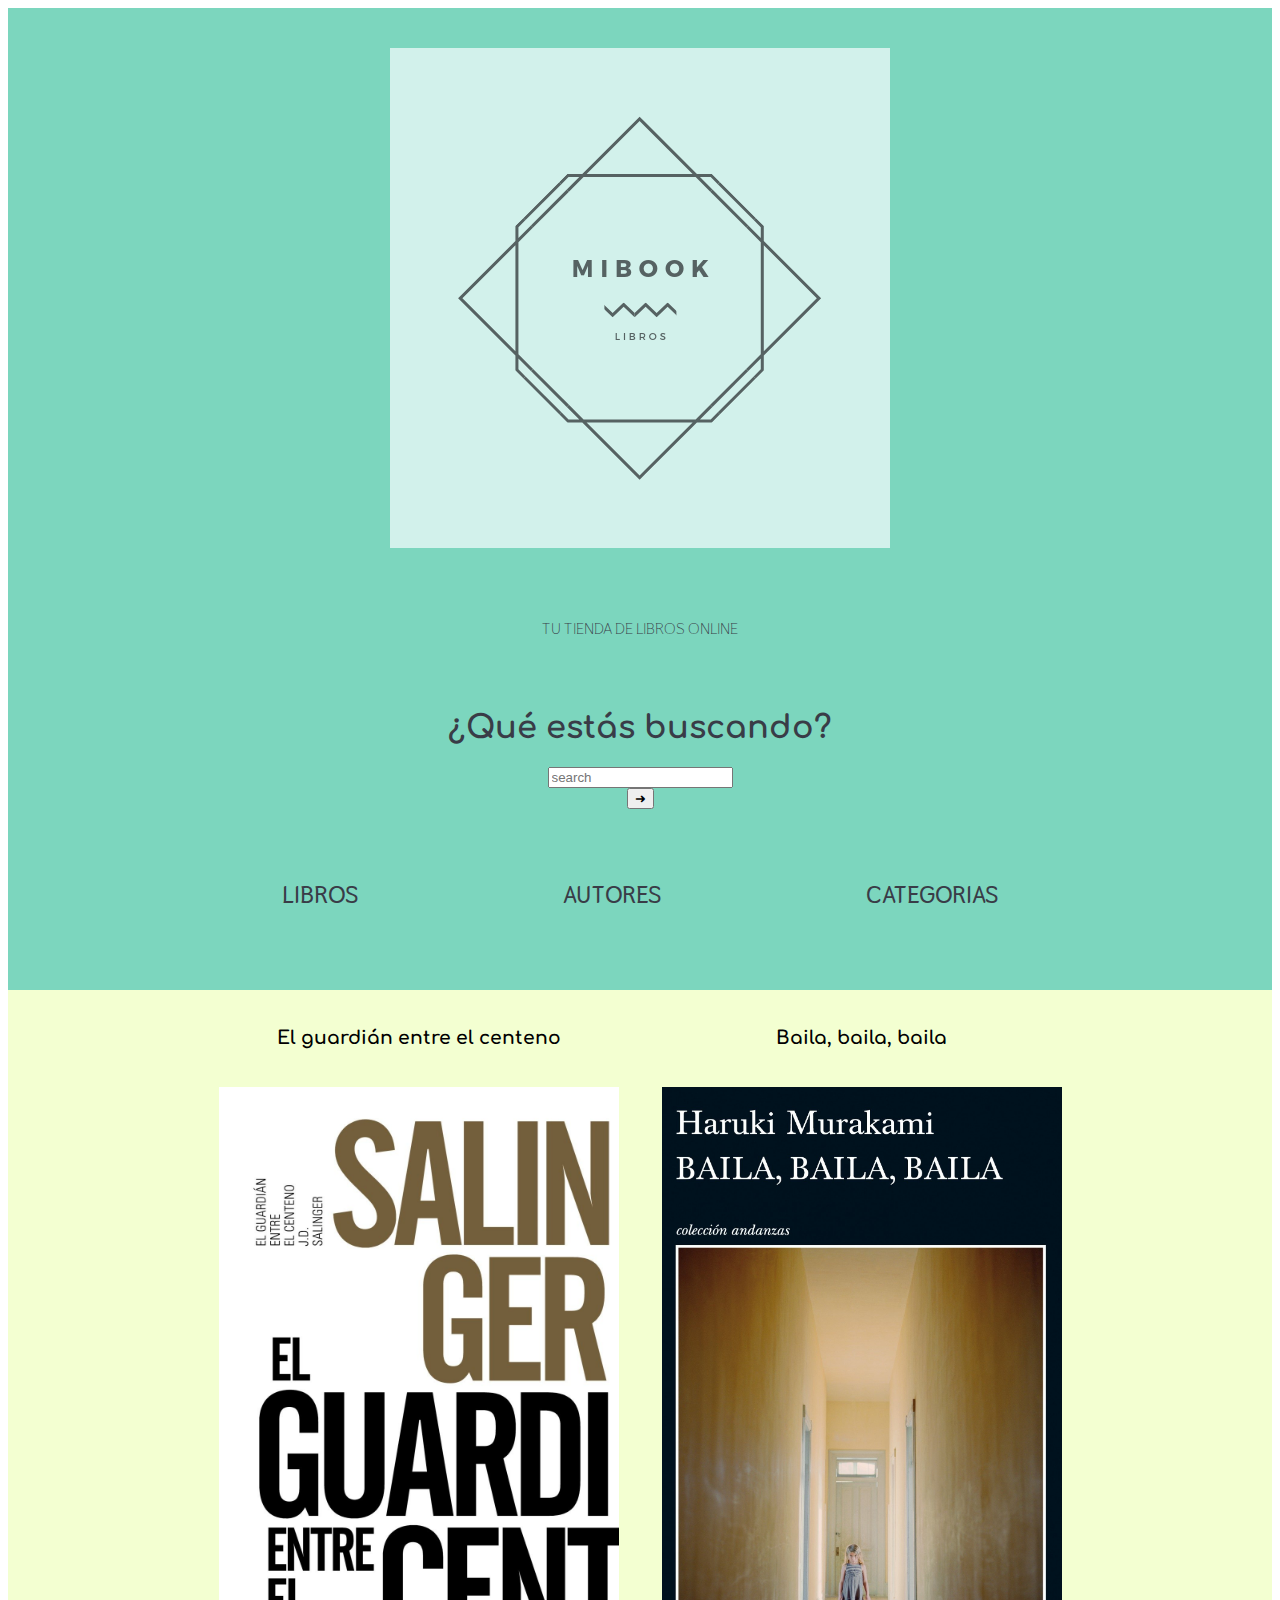
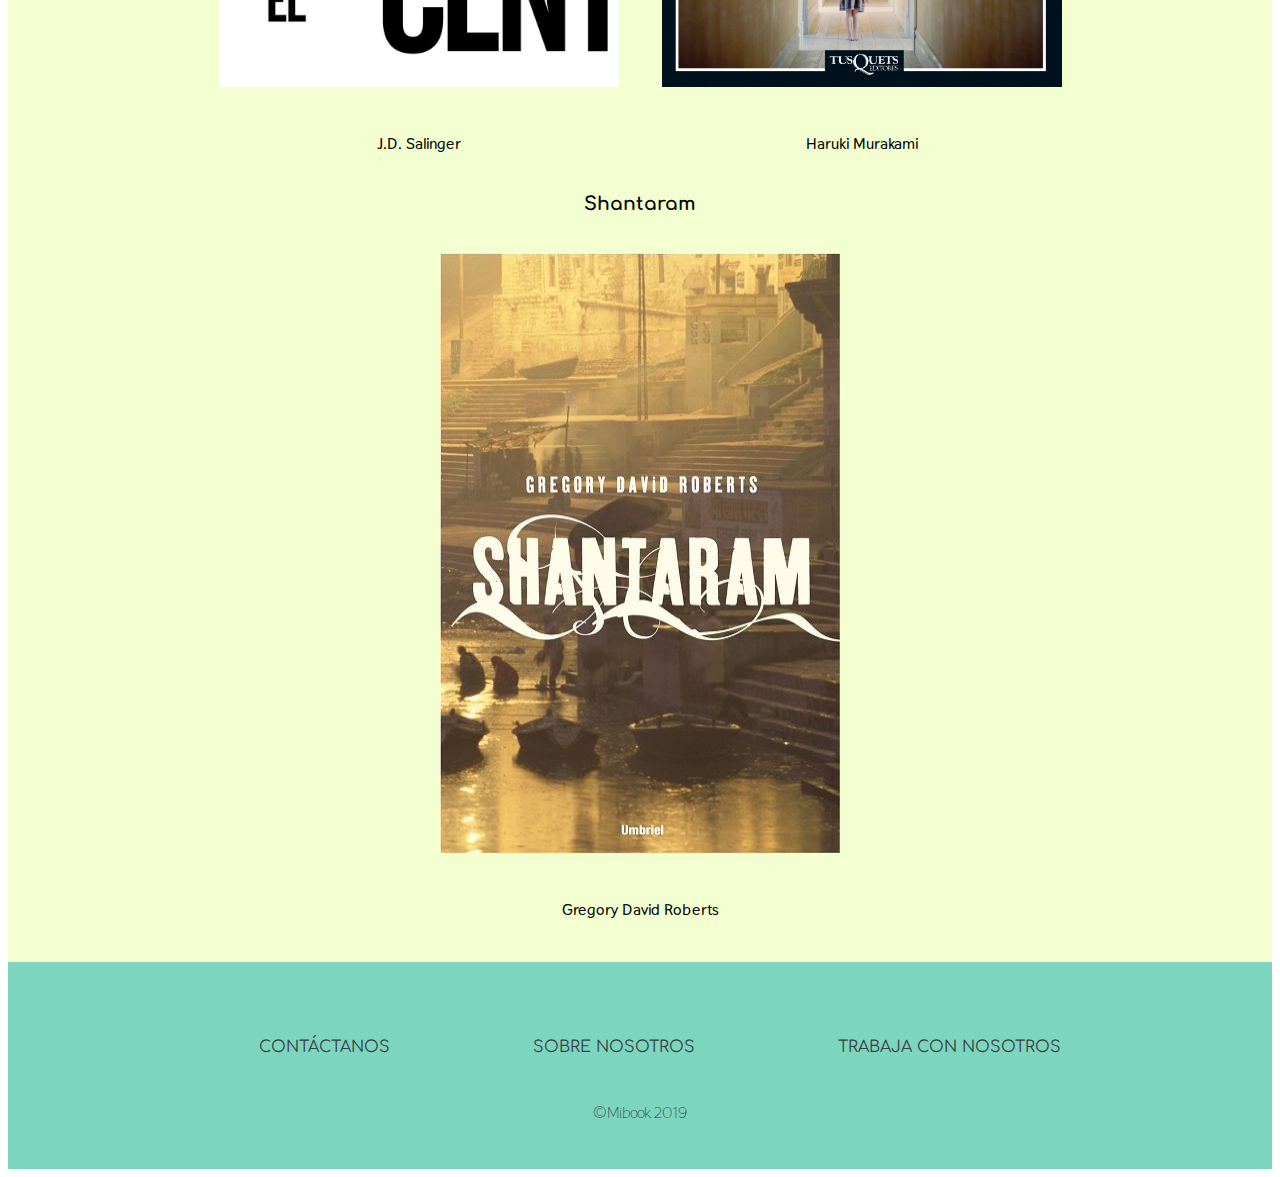
<file: index.html>
<!DOCTYPE html>
<html lang="es">
<head>
	<meta charset="utf-8">
	<link rel="icon" type="image/png" href="mibook.png">
	<meta name="Libros" content="Libreria online">	
	<title>Mibook</title>
	<link rel="stylesheet" type="text/css" href="stylepractica.css">
	<link href="https://fonts.googleapis.com/css?family=Comfortaa|Thasadith" rel="stylesheet">
</head>
<body>
	<header>
		<div>
			<img src="mibook.png">
		<p>Tu tienda de libros online</p>
	</div>
		<div>
			<h1 class="h1">¿Qué estás buscando?</h1>
		</div>

<div class="flexsearch">
		<div class="flexsearch--wrapper">
			<form class="flexsearch--form" action="#" method="post">
				<div class="flexsearch--input-wrapper">
					<input class="flexsearch--input" type="search" placeholder="search">
				</div>
				<input class="flexsearch--submit" type="submit" value="&#10140;"/>
			</form>
		</div>
</div>
	<h2>Libros</h2>
	<h2>Autores</h2>
	<h2>Categorias</h2>
	</header>
	<main>
		<div>
			<h3>El guardián entre el centeno</h3>
			<img src="guardian.jpg">
			<h4>J.D. Salinger</h4>
		</div>
		<div>
		<h3>Baila, baila, baila</h3>
			<img src="baila.jpg">
			<h4>Haruki Murakami</h4>
		</div>
		<div>
		<h3>Shantaram</h3>
			<img src="shantaram.jpg">
			<h4>Gregory David Roberts</h4>
		</div>
		
   </main>
	<footer>
		<ul>
			<li>Contáctanos</li>
			<li>Sobre nosotros</li>
			<li>Trabaja con nosotros</li>
		</ul>

		<p>&copy;Mibook 2019</p>
		</footer>
</body>
</html>
</file>
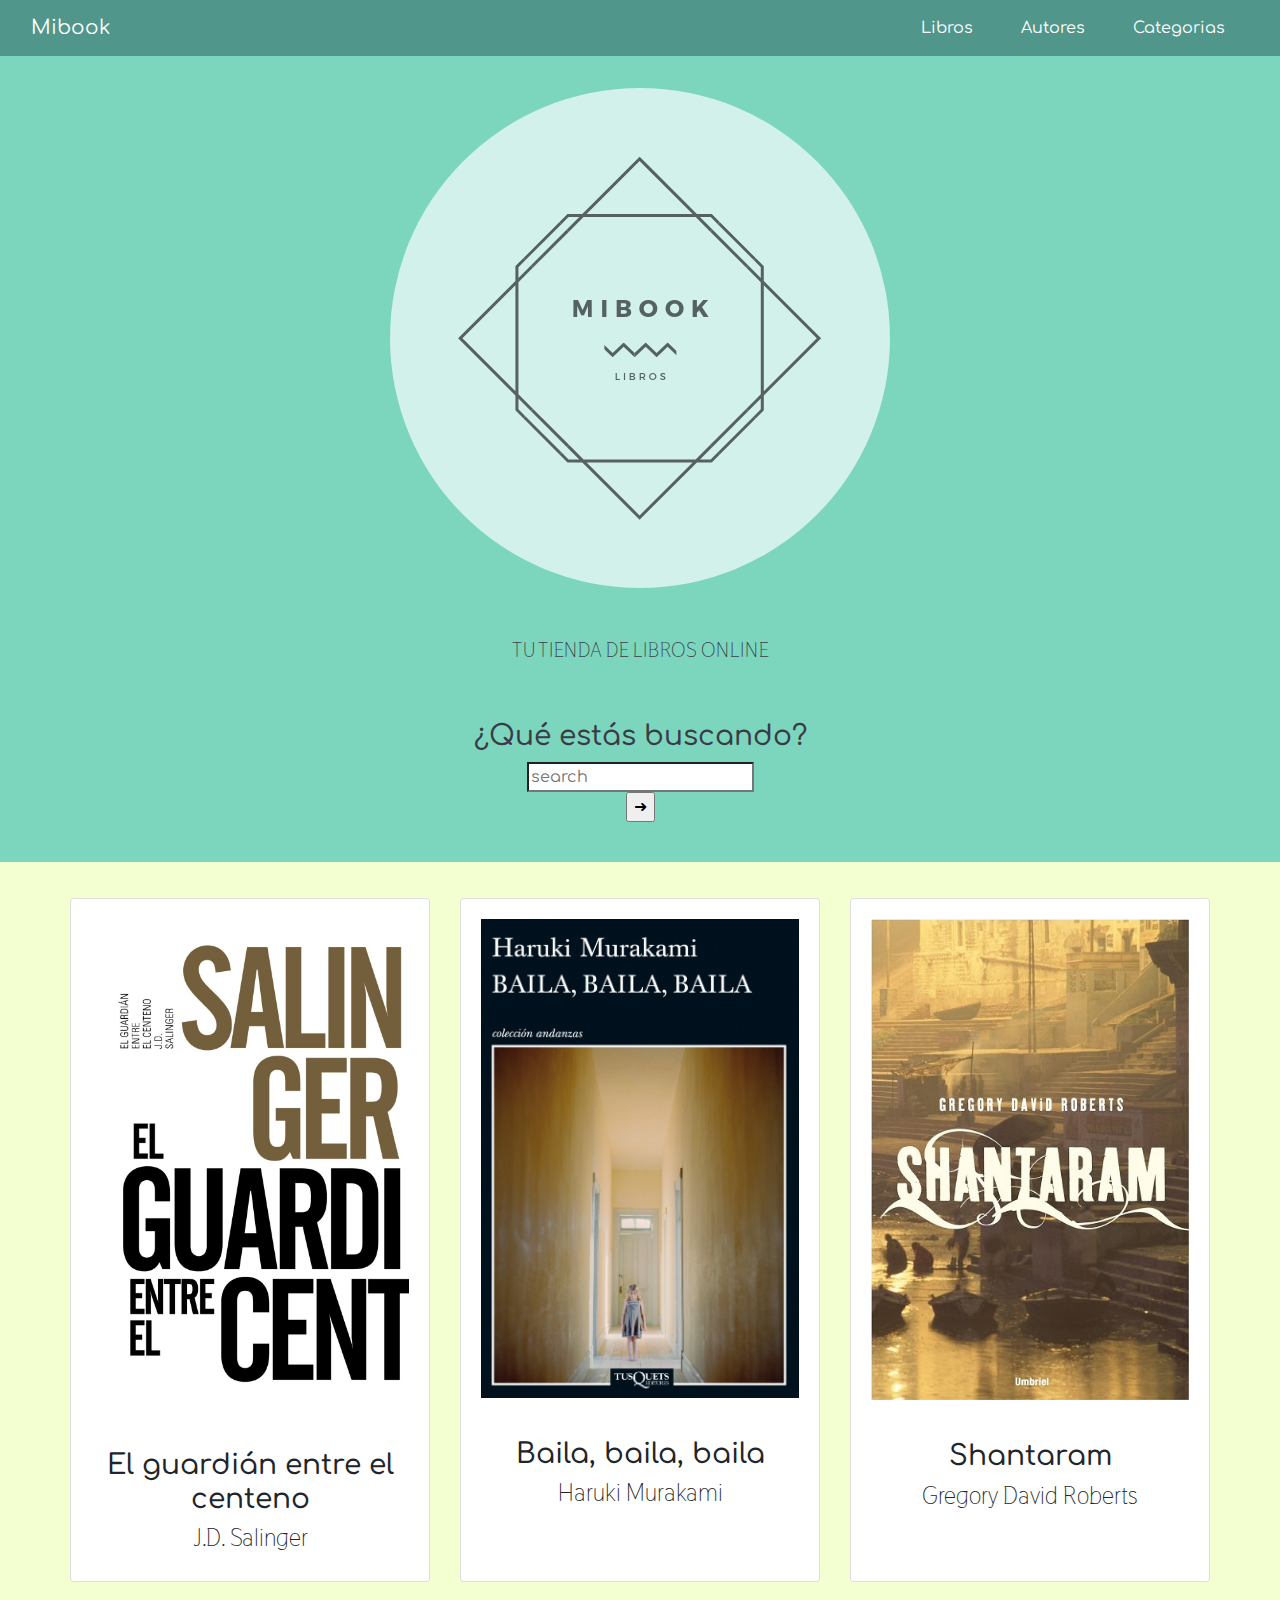
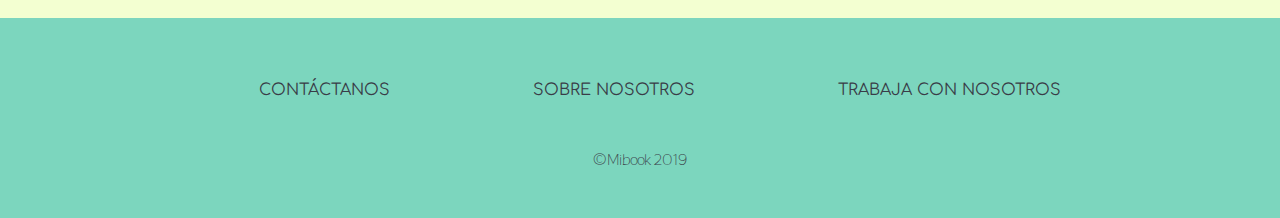
<file: mibook/index.html>
<!DOCTYPE html>
<html lang="es">
<head>
	<meta charset="utf-8">
	<link rel="icon" type="image/png" href="mibook.png">
	<meta name="Libros" content="Libreria online">	
	<title>Mibook</title>
	<meta name="viewport" content="width=device-width, initial-scale=1, shrink-to-fit=no">
	<meta http-equiv="x-ua-compatible" content="ie-edge">
	<link rel="stylesheet" type="text/css" href="css/bootstrap.css">
	<link rel="stylesheet" type="text/css" href="stylepractica.css">
	<link href="https://fonts.googleapis.com/css?family=Comfortaa|Thasadith" rel="stylesheet">
	<link rel="stylesheet" href="https://use.fontawesome.com/releases/v5.8.1/css/all.css" integrity="sha384-50oBUHEmvpQ+1lW4y57PTFmhCaXp0ML5d60M1M7uH2+nqUivzIebhndOJK28anvf" crossorigin="anonymous">
</head>
<body>

<!--***********************************HEATHER********************************************-->	
	<header>

	<nav class="navbar navbar-expand-md bgbrand fixed-top mb-5">

	<div class="container-fluid">
		<a class="navbar-brand" href="#">
		<i class="fas fa-book-open"></i> Mibook</a>


	<div class="navbar-nav">
		
	<a class="nav-item nav-link mx-3" href="#">Libros</a>
	<a class="nav-item nav-link mx-3" href="#">Autores</a>
	<a class="nav-item nav-link mx-3" href="#">Categorias</a>

	</div>	
	</div>

	</nav>

		<div class="mt-5">
			<img class="rounded-circle" src="mibook.png">
		<h1>Tu tienda de libros online</h1>
	</div>
		<div>
			<h3 class="h3">¿Qué estás buscando?</h3>
		</div>

<div class="flexsearch">
		<div class="flexsearch--wrapper">
			<form class="flexsearch--form" action="#" method="post">
				<div class="flexsearch--input-wrapper">
					<input class="flexsearch--input" type="search" placeholder="search">
				</div>
				<input class="flexsearch--submit" type="submit" value="&#10140;"/>
			</form>
		</div>
</div>
	
	</header>

<!--************************************MAIN************************************-->	
<main>
<article id="page-cards" class="page-section">

	<section class="layout-cards container">

		<div class="row justify-content-center">
			
			<div class="card-deck">

				<div class="card my-3">
					
					<img class="card-img-top img-fluid" src="guardian.jpg">
					<div class="card-body">			
						<h3>El guardián entre el centeno</h3>
						<h4>J.D. Salinger</h4>
					</div>

				</div>

				<div class="card my-3">
			
					<img class="card-img-top img-fluid" src="baila.jpg">
					<div class="card-body">
						<h3>Baila, baila, baila</h3>
						<h4>Haruki Murakami</h4>
					</div>
        		
        		</div>

		
				<div class="card my-3">
			
					<img class="card-img-top img-fluid" src="shantaram.jpg">
					<div class="card-body">
						<h3>Shantaram</h3>
						<h4>Gregory David Roberts</h4></div>
					</div>
		
				</div>

			</div>

		</div>	

	</section>

</article>


	

   </main>

<!--************************************FOOTER***************************************-->
	<footer>
		<ul>
			<li>Contáctanos</li>
			<li>Sobre nosotros</li>
			<li>Trabaja con nosotros</li>
		</ul>

		<p>&copy;Mibook 2019</p>
		</footer>
<!--************************************END*****************************************-->

	<script src="js/jquery-3.3.1.slim.min.js"></script>
	<script src="js/popper.min.js"></script>
	<script src="js/bootstrap.min.js"></script>

</body>
</html>
</file>
<file: stylepractica.css>
/*header*/
body { font-family: 'Comfortaa', sans-serif; }

header {  

	background-color: #7CD6BE;
	text-align: center;
	padding: 40px;
	color: #393C47;
}

header p{ 

	padding: 50px; 
	font-family: 'Thasadith', sans-serif;
	text-transform: uppercase;}

header h2{
	
	display: inline-block;
	text-transform: uppercase;
	padding: 50px 100px 20px;
	font-family: 'Thasadith', sans-serif; 
}

/*main*/

main {

	background-color: #F3FFD1;
	font-family: 'Thasadith', sans-serif;
	text-align: center;
	padding: 20px;
}

h3 {

	font-family: 'Comfortaa', sans-serif;
}

main div {

	display: inline-block;
}

main img{

	width: 400px;
	height: 600px;
	padding: 20px;
}

/*footer*/

footer { 

	background-color: #7CD6BE;
	text-align: center;
	padding: 30px;
	color: #393C47;
	font-family: 'Thasadith', sans-serif;

}
ul {

	list-style: none;
}

li {

	display: inline-block;
	text-transform: uppercase;
	padding: 30px 70px;
	font-family: 'Comfortaa', sans-serif;


}
</file>
<file: mibook/stylepractica.css>
/*header*/
body { font-family: 'Comfortaa', sans-serif; }

header {  

	background-color: #7CD6BE;
	text-align: center;
	padding: 40px;
	color: #393C47;
}


header h1{ 

	padding: 50px; 
	font-family: 'Thasadith', sans-serif;
	text-transform: uppercase;
	font-size: 1.25em;}

header h2{
	
	display: inline-block;
	text-transform: uppercase;
	padding: 50px 100px 20px;
	font-family: 'Thasadith', sans-serif; 
}

/*main*/

main {

	background-color: #F3FFD1;
	font-family: 'Thasadith', sans-serif;
	text-align: center;
	padding: 20px;
}

h3 {

	font-family: 'Comfortaa', sans-serif;
}

main div {

	display: inline-block;
}

main img{

	width: 400px;
	height: 600px;
	padding: 20px;
}

/*footer*/

footer { 

	background-color: #7CD6BE;
	text-align: center;
	padding: 30px;
	color: #393C47;
	font-family: 'Thasadith', sans-serif;

}
ul {

	list-style: none;
}

li {

	display: inline-block;
	text-transform: uppercase;
	padding: 30px 70px;
	font-family: 'Comfortaa', sans-serif;


}

.bgbrand {

	background-color:#51968A; 
}

.navbar a{

	color:white;
} 

.navbar a:hover{

	color: #7CD6BE;
	
}
</file>
